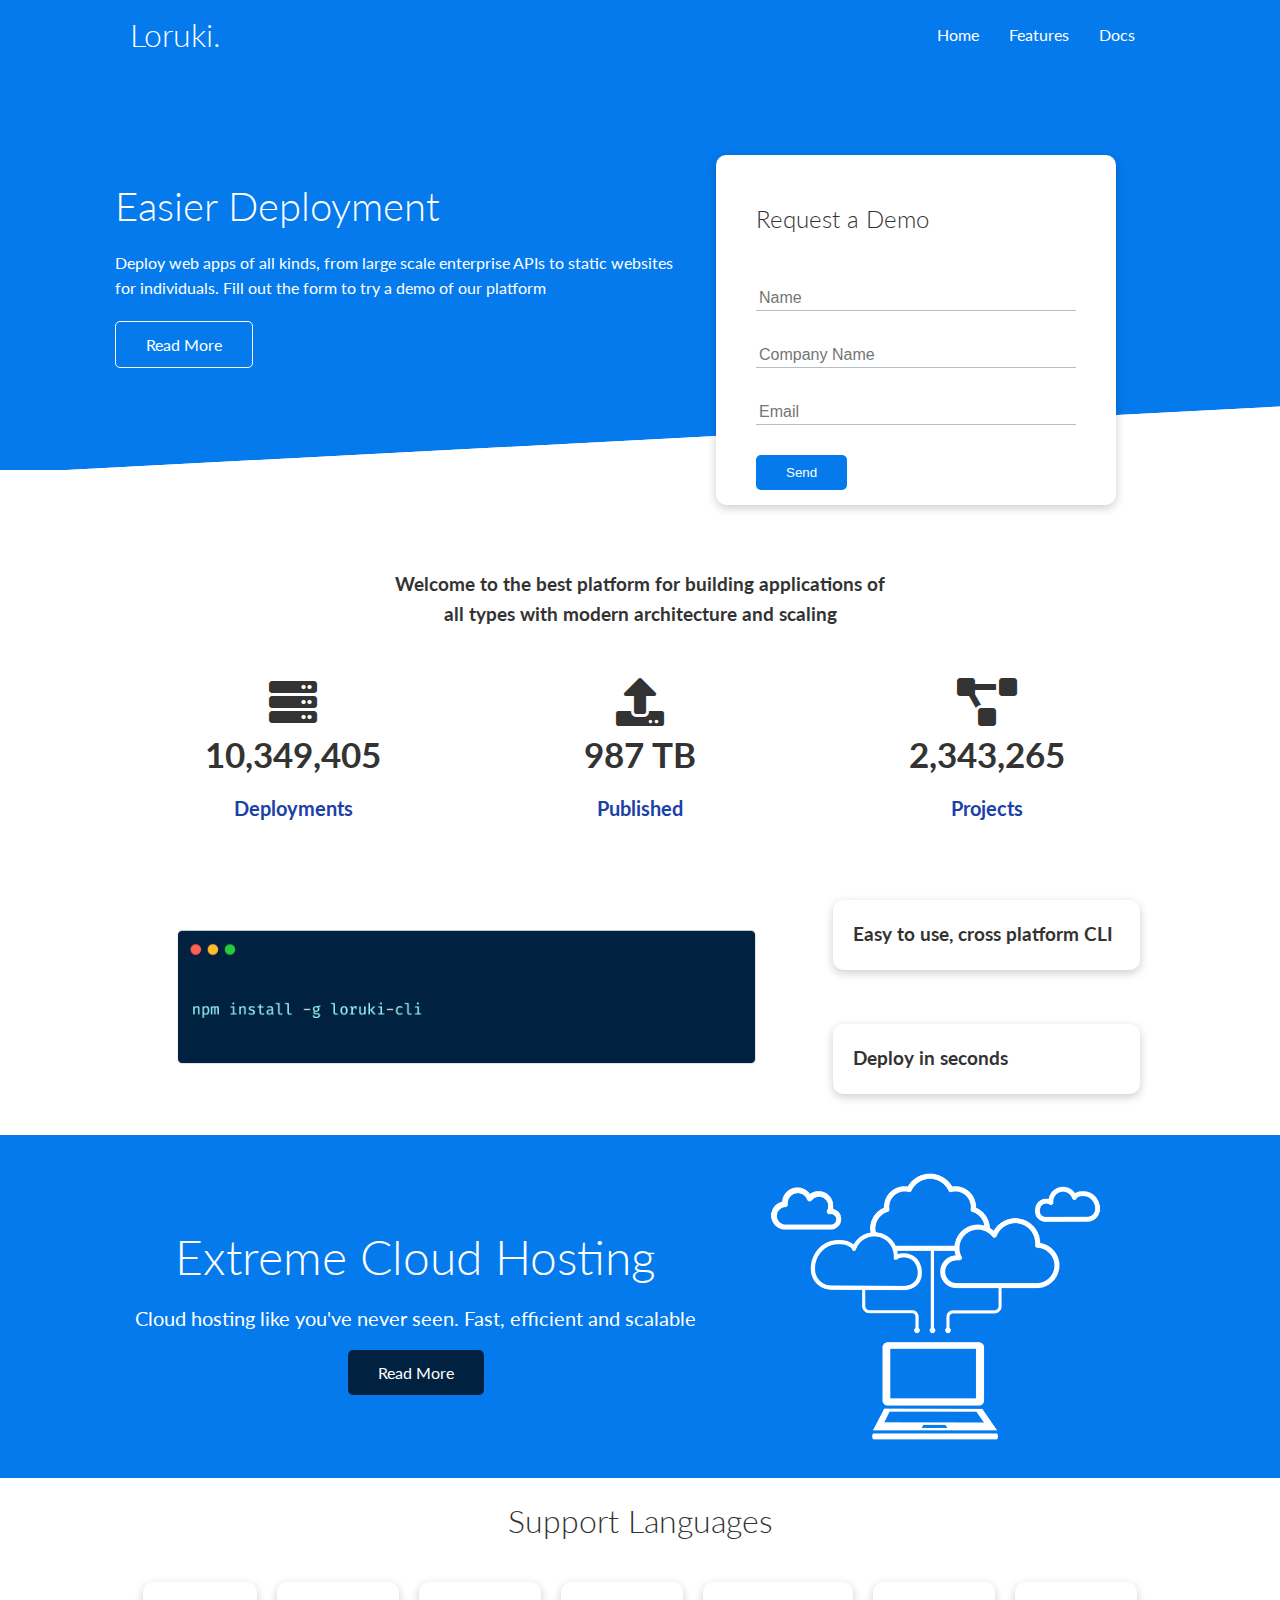
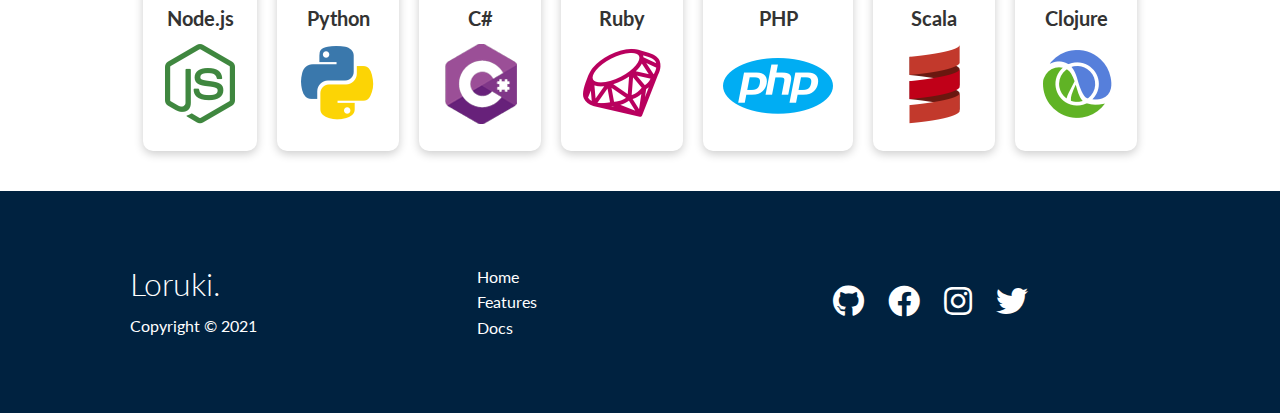
<file: index.html>
<!DOCTYPE html>
<html lang="en">
<head>
    <meta charset="UTF-8">
    <meta http-equiv="X-UA-Compatible" content="IE=edge">
    <meta name="viewport" content="width=device-width, initial-scale=1.0">
    <link rel="stylesheet" href="https://cdnjs.cloudflare.com/ajax/libs/font-awesome/5.15.4/css/all.min.css" integrity="sha512-1ycn6IcaQQ40/MKBW2W4Rhis/DbILU74C1vSrLJxCq57o941Ym01SwNsOMqvEBFlcgUa6xLiPY/NS5R+E6ztJQ==" crossorigin="anonymous" referrerpolicy="no-referrer" />
    <link rel="stylesheet" href="css/utilities.css">
    <link rel="stylesheet" href="css/styles.css">
    <title>Loruki | Cloud Hosting For Everyone</title>
</head>
<body>
    <!--Nav Bar-->
    <div class="navbar">
        <div class="container flex">
             <h1 class="logo">Loruki.</h1>
             <nav>
                 <ul>
                     <li><a href="index.html">Home</a></li>
                     <li><a href="features.html">Features</a></li>
                     <li><a href="docs.html">Docs</a></li>
                 </ul>
             </nav>
        </div>
    </div>

    <!-- Showcase -->
    <section class="showcase">
        <div class="container grid">
            <div class="showcase-text">
                <h1>Easier Deployment</h1>
                <p>Deploy web apps of all kinds, from large scale enterprise APIs to static websites for individuals. Fill out the form to try a demo of our platform</p>
                <a href="features.html" class="btn btn-outline">Read More</a>
            </div>

            <div class="showcase-form card">
                <h2>Request a Demo</h2>
                <form name="contact" method="POST" netlify-honeypot="bot-field" data-netlify="true">
                    <input type="hidden" name="form-name" value="contact">
                    <p class="hidden">
                        <label>Don't fill this out if you're human: <input name="bot-field" /></label>
                    </p>
                    <div class="form-control">
                        <input type="text" name="name" placeholder="Name" required>
                    </div>
                    <div class="form-control">
                        <input type="text" name="company" placeholder="Company Name" required>
                    </div>
                    <div class="form-control">
                        <input type="email" name="email" placeholder="Email" required>
                    </div>
                    <input type="submit" value="Send" class="btn btn-primary">
                </form>
            </div>
        </div>
    </section>

    <!-- Stats -->
    <section class="stats">
        <div class="container">
            <h3 class="stats-heading text-center my-1">
                Welcome to the best platform for building applications of all types with modern architecture and scaling
            </h3>

            <div class="grid grid-3 text-center my-4">
                <div>
                    <i class="fas fa-server fa-3x"></i>
                    <h3>10,349,405</h3>
                    <p class="text-secondary">Deployments</p>
                </div>
                <div>
                    <i class="fas fa-upload fa-3x"></i>
                    <h3>987 TB</h3>
                    <p class="text-secondary">Published</p>
                </div>
                <div>
                    <i class="fas fa-project-diagram fa-3x"></i>
                    <h3>2,343,265</h3>
                    <p class="text-secondary">Projects</p>
                </div>
            </div>
        </div>
    </section>

    <!-- CLI -->
    <section class="cli">
        <div class="container grid">
            <img src="images/cli.png" alt="">
            <div class="card">
                <h3>Easy to use, cross platform CLI</h3>
            </div>
            <div class="card">
                <h3>Deploy in seconds</h3>
            </div>
        </div>
    </section>

    <!-- Cloud -->
    <section class="cloud bg-primary my-2 py-2">
        <div class="container grid">
            <div class="text-center">
                <h2 class="lg">Extreme Cloud Hosting</h2>
                <p class="lead my-1">Cloud hosting like you've never seen. Fast, efficient and scalable</p>
                <a href="features.html" class="btn btn-dark">Read More</a>
            </div>
            <img src="images/cloud.png" alt="">
        </div>
    </section>

    <!-- Languages -->
    <section class="languages">
        <h2 class="md text-center my-2">
            Support Languages
        </h2>
        <div class="container flex">
            <div class="card">
                <h4>Node.js</h4>
                <img src="images/logos/node.png" alt="">
            </div>
            <div class="card">
                <h4>Python</h4>
                <img src="images/logos/python.png" alt="">
            </div>
            <div class="card">
                <h4>C#</h4>
                <img src="images/logos/csharp.png" alt="">
            </div>
            <div class="card">
                <h4>Ruby</h4>
                <img src="images/logos/ruby.png" alt="">
            </div>
            <div class="card">
                <h4>PHP</h4>
                <img src="images/logos/php.png" alt="">
            </div>
            <div class="card">
                <h4>Scala</h4>
                <img src="images/logos/scala.png" alt="">
            </div>
            <div class="card">
                <h4>Clojure</h4>
                <img src="images/logos/clojure.png" alt="">
            </div>
            
        </div>
    </section>

    <!-- Footer -->
    <footer class="footer bg-dark py-5">
        <div class="container grid grid-3">
            <div>
                <h1>Loruki.</h1>
                <p>Copyright &copy; 2021</p>
            </div>
            <nav>
                <ul>
                    <li><a href="index.html">Home</a></li>
                    <li><a href="features.html">Features</a></li>
                    <li><a href="docs.html">Docs</a></li>
                </ul>
            </nav>
            <div class="social">
                <a href="#"><i class="fab fa-github fa-2x"></i></a>
                <a href="#"><i class="fab fa-facebook fa-2x"></i></a>
                <a href="#"><i class="fab fa-instagram fa-2x"></i></a>
                <a href="#"><i class="fab fa-twitter fa-2x"></i></a>
            </div>
        </div>
    </footer>

</body>
</html>
</file>
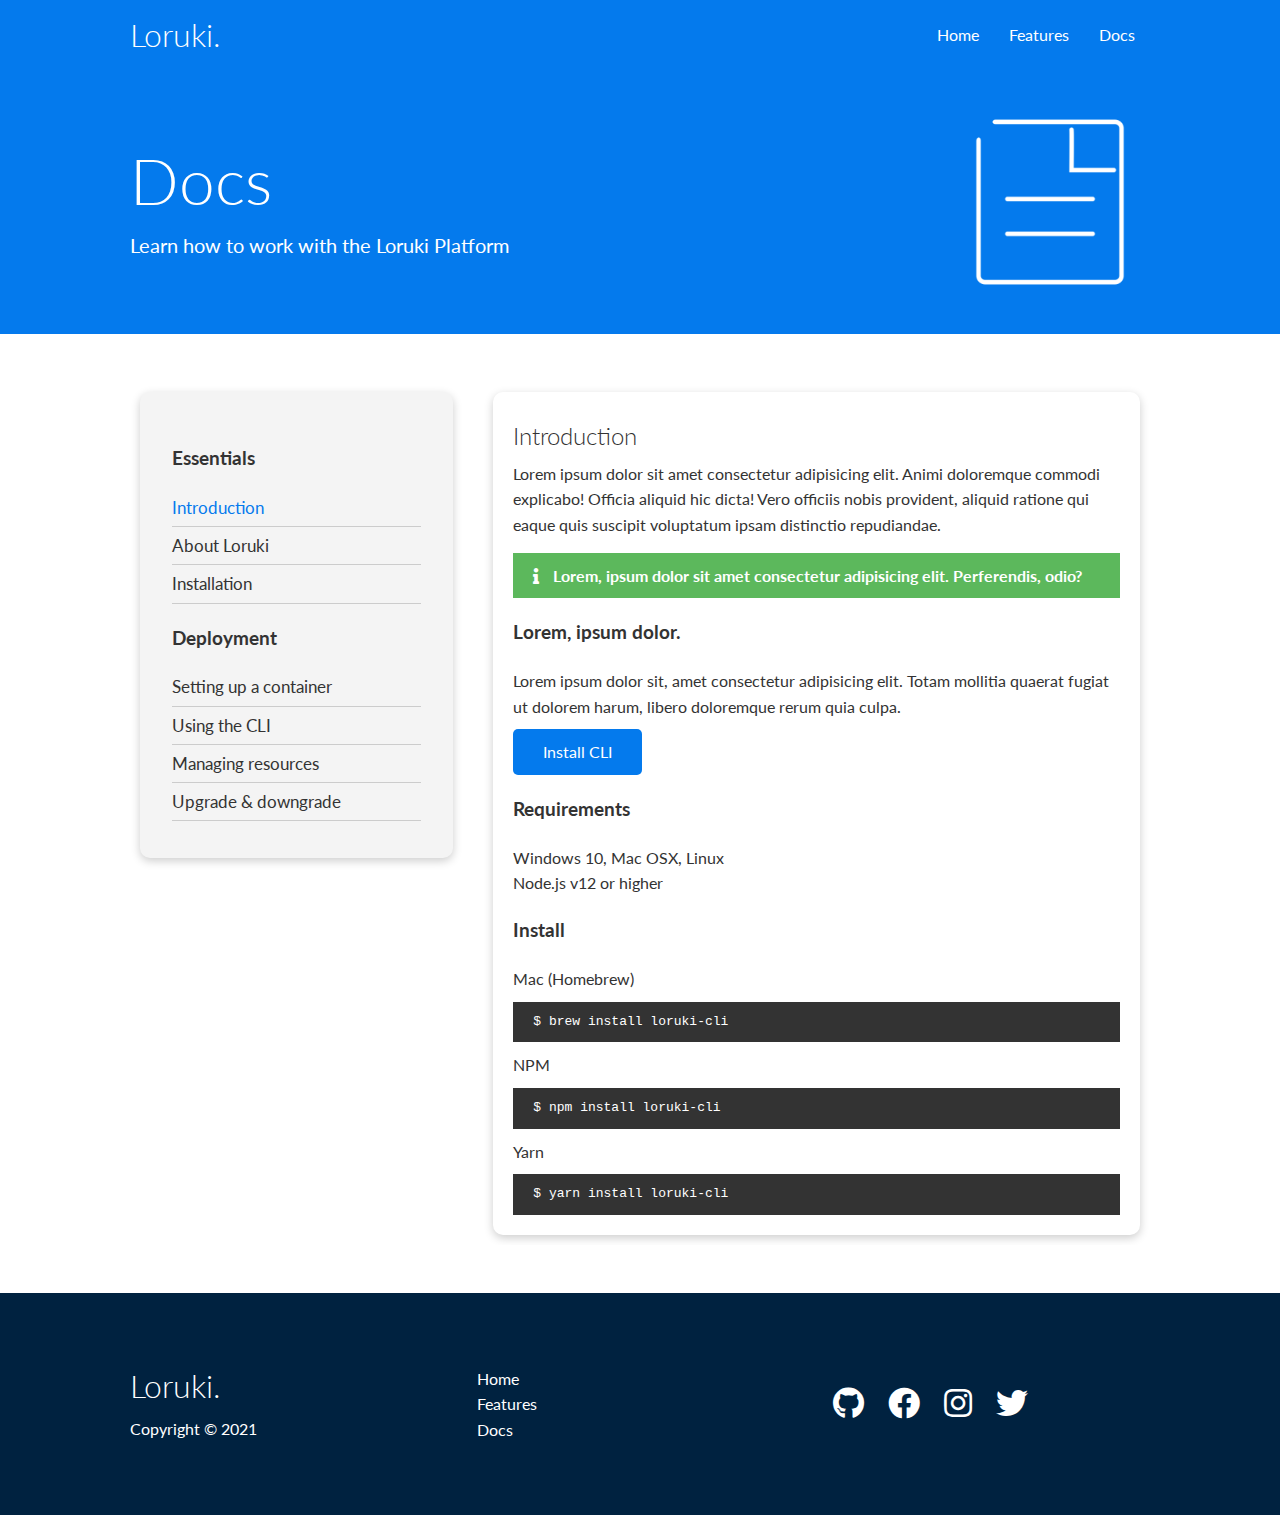
<file: docs.html>
<!DOCTYPE html>
<html lang="en">
<head>
    <meta charset="UTF-8">
    <meta http-equiv="X-UA-Compatible" content="IE=edge">
    <meta name="viewport" content="width=device-width, initial-scale=1.0">
    <link rel="stylesheet" href="https://cdnjs.cloudflare.com/ajax/libs/font-awesome/5.15.4/css/all.min.css" integrity="sha512-1ycn6IcaQQ40/MKBW2W4Rhis/DbILU74C1vSrLJxCq57o941Ym01SwNsOMqvEBFlcgUa6xLiPY/NS5R+E6ztJQ==" crossorigin="anonymous" referrerpolicy="no-referrer" />
    <link rel="stylesheet" href="css/utilities.css">
    <link rel="stylesheet" href="css/styles.css">
    <title>Loruki | Cloud Hosting For Everyone</title>
</head>
<body>
    <!--Nav Bar-->
    <div class="navbar">
        <div class="container flex">
             <h1 class="logo">Loruki.</h1>
             <nav>
                 <ul>
                     <li><a href="index.html">Home</a></li>
                     <li><a href="features.html">Features</a></li>
                     <li><a href="docs.html">Docs</a></li>
                 </ul>
             </nav>
        </div>
    </div>

    <!-- Head -->
    <section class="docs-head bg-primary py-3">
        <div class="container grid">
            <div>
                <h1 class="xl">Docs</h1>
                <p class="lead">
                    Learn how to work with the Loruki Platform
                </p>
            </div>
            <img src="images/docs.png" alt="">
        </div>
    </section>

    <!-- Docs Main -->
    <section class="docs-main my-4">
        <div class="container grid">
            <div class="card bg-light p-3">
                <h3 class="my-2">Essentials</h3>
                <nav>
                    <ul>
                        <li><a class="text-primary" href="#">Introduction</a></li>
                        <li><a href="#">About Loruki</a></li>
                        <li><a href="#">Installation</a></li>
                    </ul>
                </nav>

                <h3 class="my-2">Deployment</h3>
                <nav>
                    <ul>
                        <li><a href="#">Setting up a container</a></li>
                        <li><a href="#">Using the CLI</a></li>
                        <li><a href="#">Managing resources</a></li>
                        <li><a href="#">Upgrade & downgrade</a></li>
                    </ul>
                </nav>
            </div>

            <div class="card">

                <h2>Introduction</h2>
                <p>Lorem ipsum dolor sit amet consectetur adipisicing elit. Animi doloremque commodi explicabo! Officia aliquid hic dicta! Vero officiis nobis provident, aliquid ratione qui eaque quis suscipit voluptatum ipsam distinctio repudiandae.</p>

                <div class="alert alert-success">
                    <i class="fas fa-info"></i> Lorem, ipsum dolor sit amet consectetur adipisicing elit. Perferendis, odio?
                </div>

                <h3>Lorem, ipsum dolor.</h3>
                <p>Lorem ipsum dolor sit, amet consectetur adipisicing elit. Totam mollitia quaerat fugiat ut dolorem harum, libero doloremque rerum quia culpa.</p>
                <a href="" class="btn btn-primary">Install CLI</a>

                <h3>Requirements</h3>
                <ul>
                    <li>Windows 10, Mac OSX, Linux</li>
                    <li>Node.js v12 or higher</li>
                </ul>

                <h3>Install</h3>
                <p>Mac (Homebrew)</p>
                <pre><code>$ brew install loruki-cli</code></pre>
                <p>NPM</p>
                <pre><code>$ npm install loruki-cli</code></pre>
                <p>Yarn</p>
                <pre><code>$ yarn install loruki-cli</code></pre>

            </div>
        </div>
    </section>

    <!-- Footer -->
    <footer class="footer bg-dark py-5">
        <div class="container grid grid-3">
            <div>
                <h1>Loruki.</h1>
                <p>Copyright &copy; 2021</p>
            </div>
            <nav>
                <ul>
                    <li><a href="index.html">Home</a></li>
                    <li><a href="features.html">Features</a></li>
                    <li><a href="docs.html">Docs</a></li>
                </ul>
            </nav>
            <div class="social">
                <a href="#"><i class="fab fa-github fa-2x"></i></a>
                <a href="#"><i class="fab fa-facebook fa-2x"></i></a>
                <a href="#"><i class="fab fa-instagram fa-2x"></i></a>
                <a href="#"><i class="fab fa-twitter fa-2x"></i></a>
            </div>
        </div>
    </footer>

</body>
</html>
</file>
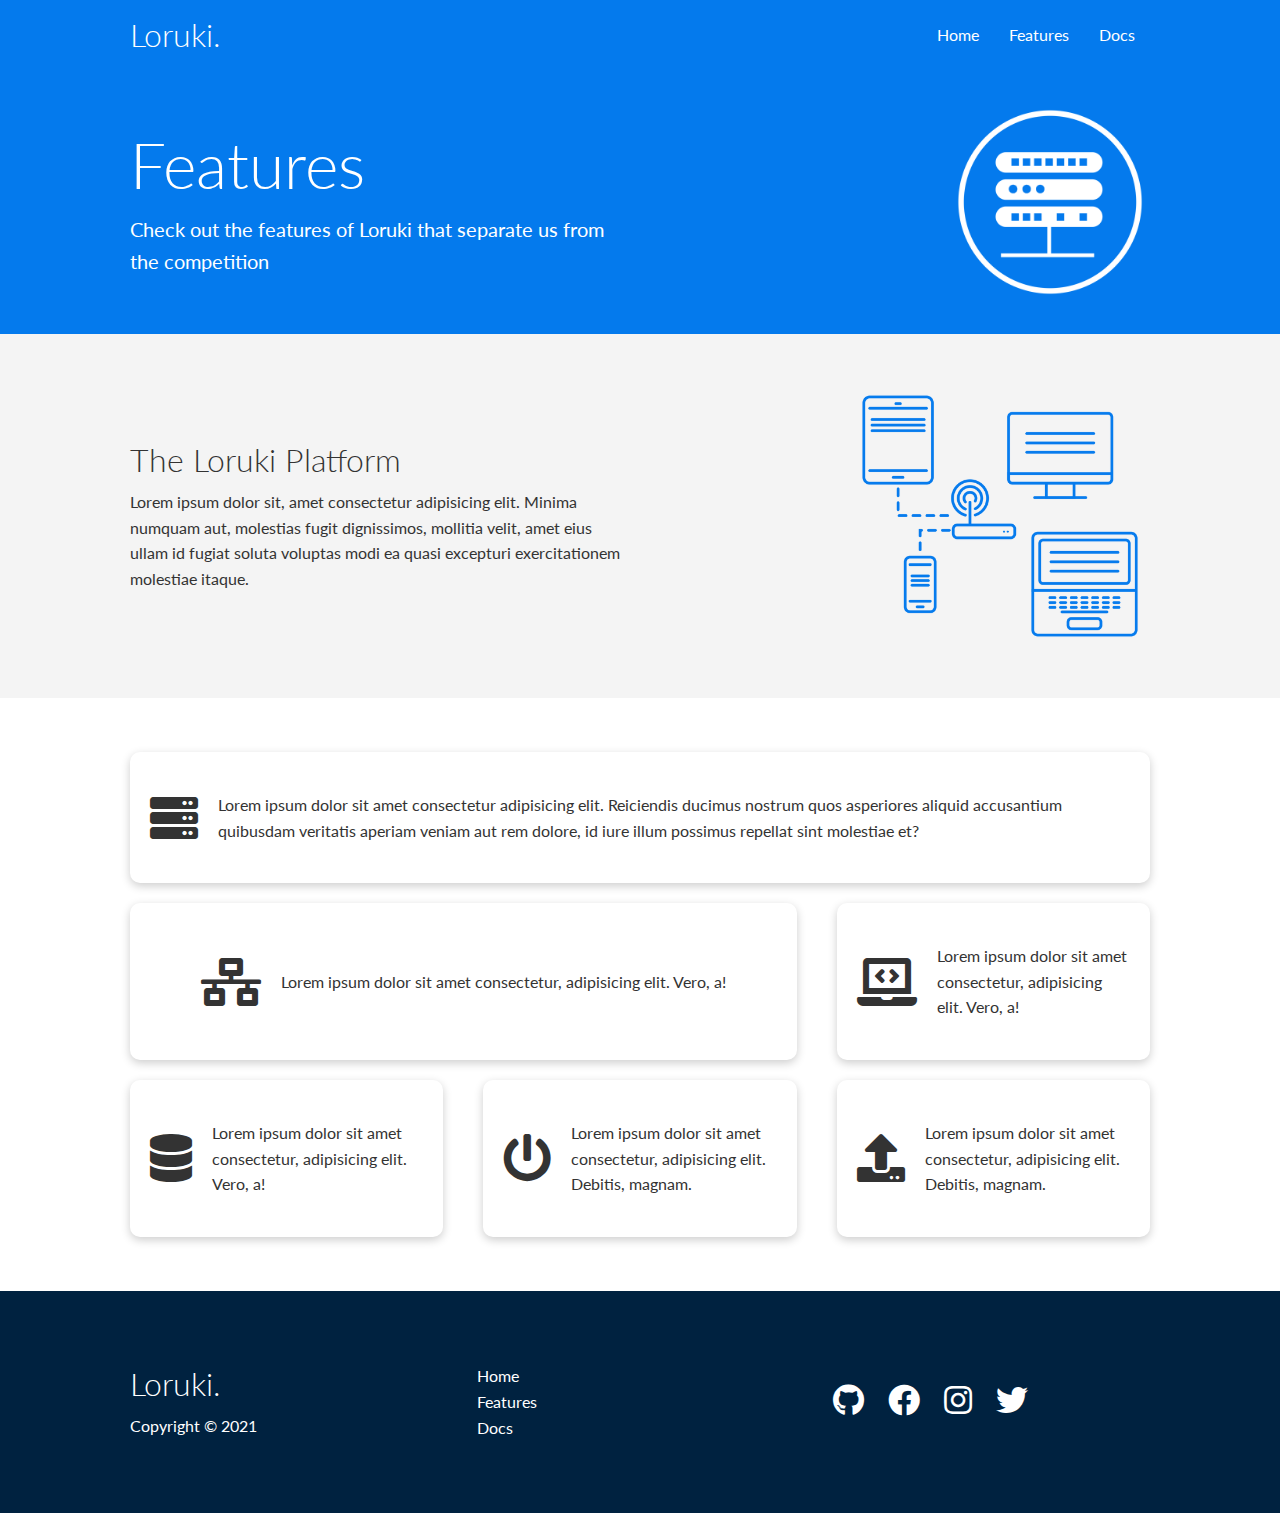
<file: features.html>
<!DOCTYPE html>
<html lang="en">
<head>
    <meta charset="UTF-8">
    <meta http-equiv="X-UA-Compatible" content="IE=edge">
    <meta name="viewport" content="width=device-width, initial-scale=1.0">
    <link rel="stylesheet" href="https://cdnjs.cloudflare.com/ajax/libs/font-awesome/5.15.4/css/all.min.css" integrity="sha512-1ycn6IcaQQ40/MKBW2W4Rhis/DbILU74C1vSrLJxCq57o941Ym01SwNsOMqvEBFlcgUa6xLiPY/NS5R+E6ztJQ==" crossorigin="anonymous" referrerpolicy="no-referrer" />
    <link rel="stylesheet" href="css/utilities.css">
    <link rel="stylesheet" href="css/styles.css">
    <title>Loruki | Cloud Hosting For Everyone</title>
</head>
<body>
    <!--Nav Bar-->
    <div class="navbar">
        <div class="container flex">
             <h1 class="logo">Loruki.</h1>
             <nav>
                 <ul>
                     <li><a href="index.html">Home</a></li>
                     <li><a href="features.html">Features</a></li>
                     <li><a href="docs.html">Docs</a></li>
                 </ul>
             </nav>
        </div>
    </div>

    <!-- Head -->
    <section class="features-head bg-primary py-3">
        <div class="container grid">
            <div>
                <h1 class="xl">Features</h1>
                <p class="lead">
                    Check out the features of Loruki that separate us from the 
                    competition
                </p>
            </div>
            <img src="images/server.png" alt="">
        </div>
    </section>

    <!-- Sub Head -->
    <section class="features-sub-head bg-light py-3">
        <div class="container grid">
            <div>
                <h1 class="md">The Loruki Platform</h1>
                <p>
                    Lorem ipsum dolor sit, amet consectetur adipisicing elit. Minima numquam aut, molestias fugit dignissimos, mollitia velit, amet eius ullam id fugiat soluta voluptas modi ea quasi excepturi exercitationem molestiae itaque.
                </p>
            </div>
            <img src="images/server2.png" alt="">
        </div>
    </section>

    <section class="features-main my-2">
        <div class="container grid grid-3">
            <div class="card flex">
                <i class="fas fa-server fa-3x"></i>
                <p>Lorem ipsum dolor sit amet consectetur adipisicing elit. Reiciendis ducimus nostrum quos asperiores aliquid accusantium quibusdam veritatis aperiam veniam aut rem dolore, id iure illum possimus repellat sint molestiae et?</p>
            </div>
            <div class="card flex">
                <i class="fas fa-network-wired fa-3x"></i>
                <p>Lorem ipsum dolor sit amet consectetur, adipisicing elit. Vero, a!</p>
            </div>
            <div class="card flex">
                <i class="fas fa-laptop-code fa-3x"></i>
                <p>Lorem ipsum dolor sit amet consectetur, adipisicing elit. Vero, a!</p>
            </div>
            <div class="card flex">
                <i class="fas fa-database fa-3x"></i>
                <p>Lorem ipsum dolor sit amet consectetur, adipisicing elit. Vero, a!</p>
            </div>
            <div class="card flex">
                <i class="fas fa-power-off fa-3x"></i>
                <p>Lorem ipsum dolor sit amet consectetur, adipisicing elit. Debitis, magnam.</p>
            </div>
            <div class="card flex">
                <i class="fas fa-upload fa-3x"></i>
                <p>Lorem ipsum dolor sit amet consectetur, adipisicing elit. Debitis, magnam.</p>
            </div>
        </div>
    </section>

    <!-- Footer -->
    <footer class="footer bg-dark py-5">
        <div class="container grid grid-3">
            <div>
                <h1>Loruki.</h1>
                <p>Copyright &copy; 2021</p>
            </div>
            <nav>
                <ul>
                    <li><a href="index.html">Home</a></li>
                    <li><a href="features.html">Features</a></li>
                    <li><a href="docs.html">Docs</a></li>
                </ul>
            </nav>
            <div class="social">
                <a href="#"><i class="fab fa-github fa-2x"></i></a>
                <a href="#"><i class="fab fa-facebook fa-2x"></i></a>
                <a href="#"><i class="fab fa-instagram fa-2x"></i></a>
                <a href="#"><i class="fab fa-twitter fa-2x"></i></a>
            </div>
        </div>
    </footer>

</body>
</html>
</file>
<file: css/utilities.css>
.container {
    max-width: 1100px;
    margin: 0 auto;
    overflow: auto;
    padding: 0 40px;
}

.card {
    background-color: #fff;
    color: #333;
    border-radius: 10px;
    box-shadow: 0 3px 10px rgba(0, 0, 0, 0.2);
    padding: 20px;
    margin: 10px;
}

.btn {
    display: inline-block;
    padding: 10px 30px;
    cursor: pointer;
    background: var(--primary-color);
    color: #fff;
    border: none;
    border-radius: 5px;
}

.btn-outline {
    background-color: transparent;
    border: 1px #fff solid;
}

.btn:hover {
    transform: scale(0.98);
}

/* backgrounds & Colored Buttons */
.bg-primary, 
.btn-primary {
    background-color: var(--primary-color);
    color: #fff;
}

.bg-secondary, 
.btn-secondary {
    background-color: var(--secondary-color);
    color: #fff;
}

.bg-dark, 
.btn-dark {
    background-color: var(--dark-color);
    color: #fff;
}

.bg-light, 
.btn-light {
    background-color: var(--light-color);
    color: #333;
}

.bg-primary a, 
.btn-primary a,
.bg-secondary a, 
.btn-secondary a,
.bg-dark a, 
.btn-dark a {
    color: #fff;
}

/* Text colors */
.text-primary {
    color: var(--primary-color);    
}

.text-secondary {
    color: var(--secondary-color);    
}

.text-dark {
    color: var(--dark-color);    
}

.text-light {
    color: var(--light-color);    
}


/* Text Sizes */
.lead {
    font-size: 20px;
}

.sm {
    font-size: 1rem;
}

.md {
    font-size: 2rem;
}

.lg {
    font-size: 3rem;
}

.xl {
    font-size: 4rem;
}

.text-center {
    text-align: center;
}

/* Alert */
.alert {
    background-color: var(--light-color);
    padding: 10px 20px;
    font-weight: bold;
    margin: 15px 0;
}

.alert i {
    margin-right: 10px;
}

.alert-success {
    background-color: var(--success-color);
    color: #fff;
}

.alert-error {
    background-color: var(--error-color);
    color: #fff;
}

.flex {
    display: flex;
    justify-content: center;
    align-items: center;
    height: 100%;
}

.grid {
    display: grid;
    grid-template-columns: repeat(2, 1fr);
    gap: 20px;
    justify-content: center;
    align-items: center;
    height: 100%;
}

.grid-3 {
    grid-template-columns: repeat(3, 1fr);
}



/* Margin */
.my-1 {
    margin: 1rem 0;
}

.my-2 {
    margin: 1.5rem 0;
}

.my-3 {
    margin: 2rem 0;
}

.my-4 {
    margin: 3rem 0;
}

.my-5 {
    margin: 4rem 0;
}

.m-1 {
    margin: 1rem;
}

.m-2 {
    margin: 1.5rem;
}

.m-3 {
    margin: 2rem;
}

.m-4 {
    margin: 3rem;
}

.m-5 {
    margin: 4rem;
}


/* Padding */
.py-1 {
    padding: 1rem 0;
}

.py-2 {
    padding: 1.5rem 0;
}

.py-3 {
    padding: 2rem 0;
}

.py-4 {
    padding: 3rem 0;
}

.py-5 {
    padding: 4rem 0;
}

.p-1 {
    padding: 1rem;
}

.p-2 {
    padding: 1.5rem;
}

.p-3 {
    padding: 2rem;
}

.p-4 {
    padding: 3rem;
}

.p-5 {
    padding: 4rem;
}
</file>
<file: css/styles.css>
@import url('https://fonts.googleapis.com/css2?family=Lato:wght@300&display=swap');

:root {
    --primary-color: #047aed;
    --secondary-color: #1c3fa8;
    --dark-color: #002240;
    --light-color: #f4f4f4;
    --success-color: #5cb85c;
    --error-color: #d9534f;
}

* {
    box-sizing: border-box;
    padding: 0;
    margin: 0;
}

body {
    font-family: 'Lato', sans-serif;
    color: #333;
    line-height: 1.6;
}

ul {
    list-style-type: none;
}

a {
    text-decoration: none;
    color: #333;
}

h1, h2 {
    font-weight: 300;
    line-height: 1.2;
    margin: 10px 0;
}

p {
    margin: 10px 0;
}

img {
    width: 100%;
}

code, pre {
    background: #333;
    color: #fff;
    padding: 10px;
}

.hidden {
    visibility: hidden;
    height: 0;
}

    /* NavBar */

.navbar {
    background-color: var(--primary-color);
    color: #fff;
    height: 70px;
}

.navbar ul {
    display: flex;
}

.navbar a {
    color: #fff;
    padding: 10px;
    margin: 0 5px;
}

.navbar a:hover {
    border-bottom: 2px #fff solid;
}

.navbar .flex {
    justify-content: space-between;
}

/* Showcase */

.showcase {
    height: 400px;
    background-color: var(--primary-color);
    color: #fff;
    position: relative;
}

.showcase h1 {
    font-size: 40px;
}

.showcase p {
    margin: 20px 0;
}

.showcase .grid {
    overflow: visible;
    grid-template-columns: 55% 45%;
    gap: 30px;
}

.showcase-text {
    animation: slideInFromLeft 1s ease-in;
}

.showcase-form {
    position: relative;
    top: 60px;
    height: 350px;
    width: 400px;
    padding: 40px;
    z-index: 100;
    animation: slideInFromRight 1s ease-in;
}

.showcase-form .form-control {
    margin: 30px 0;
}

.showcase-form input[type='text'],
.showcase-form input[type='email'] {
    border: 0;
    border-bottom: 1px solid #b4becb;
    width: 100%;
    padding: 3px;
    font-size: 16px;
}

.showcase-form input:focus {
    outline: none;
}

.showcase::before,
.showcase::after {
    content: '';
    position: absolute;
    height: 100px;
    bottom: -70px;
    right: 0;
    left: 0;
    background: #fff;
    transform: skewY(-3deg);
    -webkit-transform: skewY(-3deg);
    -moz-transform: skewY(-3deg);
    -ms-transform: skewY(-3deg);
}


/* Stats */
.stats {
    padding-top: 100px;
    animation: slideInFromBottom 1s ease-in;
}

.stats-heading {
    max-width: 500px;
    margin: auto;
}

.stats .grid h3 {
    font-size: 35px;
}

.stats .grid p {
    font-size: 20px;
    font-weight: bold;
}


/* CLI */

.cli .grid {
    grid-template-columns: repeat(3, 1fr);
    grid-template-rows: repeat(2, 1fr);
}

.cli .grid > *:first-child {
    grid-column: 1 / span 2;
    grid-row: 1 / span 2;
}


/* Cloud */
.cloud .grid {
    grid-template-columns: 4fr 3fr;
}

/* Languages */

.languages .flex {
    flex-wrap: wrap;
}

.languages .card {
    text-align: center;
    margin: 18px 10px 40px;
    transition: transform 0.2s ease-in;
}

.languages .card h4 {
    font-size: 20px;
    margin-bottom: 10px;
}

.languages .card:hover {
    transform: translateY(-15px);
}

/* Features */
.features-head img,
.docs-head img {
    width: 200px;
    justify-self: flex-end;
}

.features-sub-head img {
    width: 300px;
    justify-self: flex-end;
}

.features-main .card > i {
    margin-right: 20px;
}

.features-main .grid {
    padding: 30px;
}

.features-main .grid > *:first-child {
    grid-column: 1 / span 3;
}

.features-main .grid > *:nth-child(2) {
    grid-column: 1 / span 2;
}


/* Docs */
.docs-main h3 {
    margin: 20px 0;
}

.docs-main .grid {
    grid-template-columns: 1fr 2fr;
    align-items: flex-start;
}

.docs-main nav li {
    font-size: 17px;
    padding-bottom: 5px;
    margin-bottom: 5px;
    border-bottom: 1px #ccc solid;
}

.docs-main a:hover {
    font-weight: bold;
}


/* Footer */
.footer .social a {
    margin: 0 10px;
}

/* Animations */
@keyframes slideInFromLeft {
    0% {
        transform: translateX(-100%);
    }

    100% {
        transform: translateX(0);
    }
}

@keyframes slideInFromRight {
    0% {
        transform: translateX(100%);
    }

    100% {
        transform: translateX(0);
    }
}

@keyframes slideInFromTop {
    0% {
        transform: translateY(-100%);
    }

    100% {
        transform: translateX(0);
    }
}

@keyframes slideInFromBottom {
    0% {
        transform: translateY(100%);
    }

    100% {
        transform: translateX(0);
    }
}


/* Tablets and under */
@media(max-width: 768px) {
    .grid,
    .showcase .grid,
    .stats .grid,
    .cli .grid,
    .cloud .grid,
    .features-main .grid,
    .docs-main .grid {
        grid-template-columns: 1fr;
        grid-template-rows: 1fr;
    }

    .showcase {
        height: auto;
    }

    .showcase-text {
        text-align: center;
        margin-top: 40px;
        animation: slideInFromTop 1s ease-in;
    }

    .showcase-form {
        justify-self: center;
        margin: auto;
        animation: slideInFromBottom 1s ease-in;
    }

    .cli .grid > *:first-child {
        grid-column: 1;
        grid-row: 1;
    }

    .features-head,
    .features-sub-head,
    .docs-head {
        text-align: center;
    }

    .features-head img,
    .features-sub-head img,
    .docs-head img {
        justify-self: center;
    }

    .features-main .grid > *:first-child,
    .features-main .grid > *:nth-child(2) {
        grid-column: 1;
    }
}


/* Mobile */
@media(max-width: 500px) {
    .navbar {
        height: 110px;
    }

    .navbar .flex {
        flex-direction: column;
    }

    .navbar ul {
        padding: 10px;
        background-color: rgba(0, 0, 0, 0.1);
    }
}
</file>
